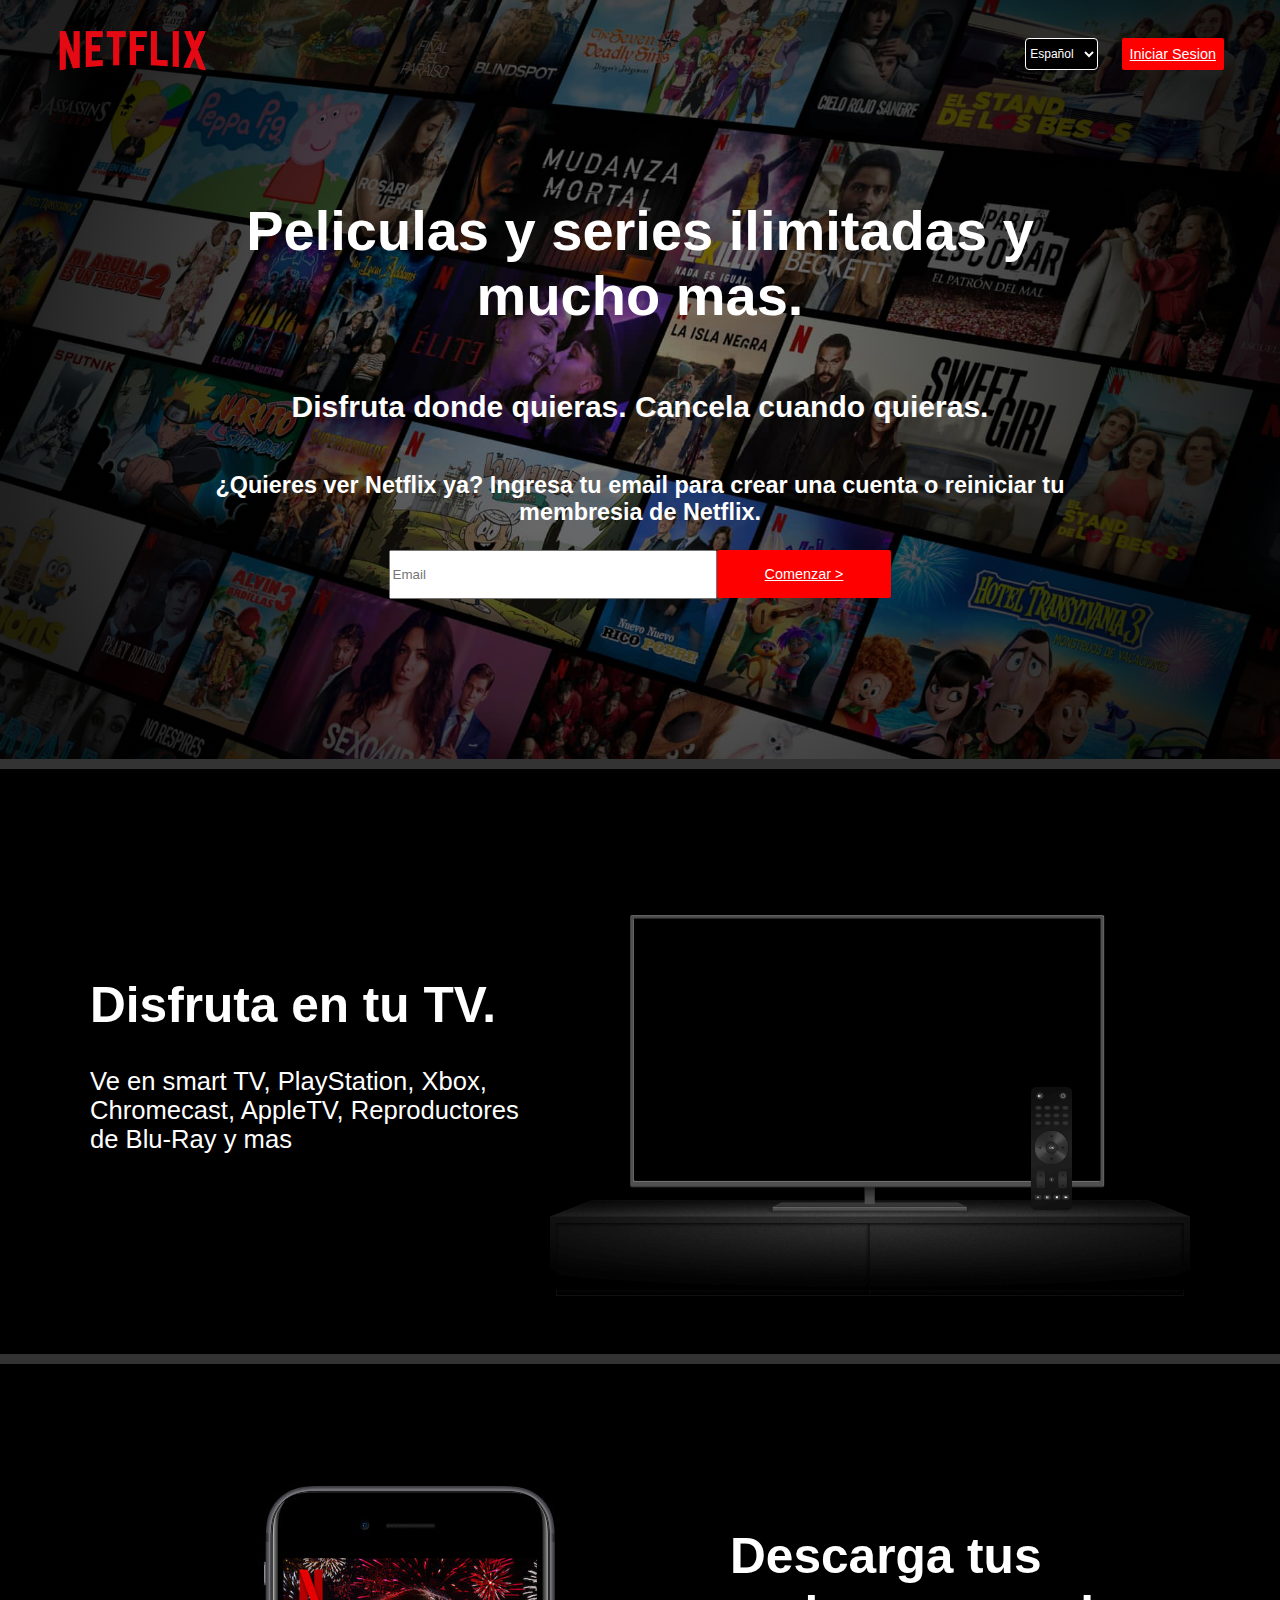
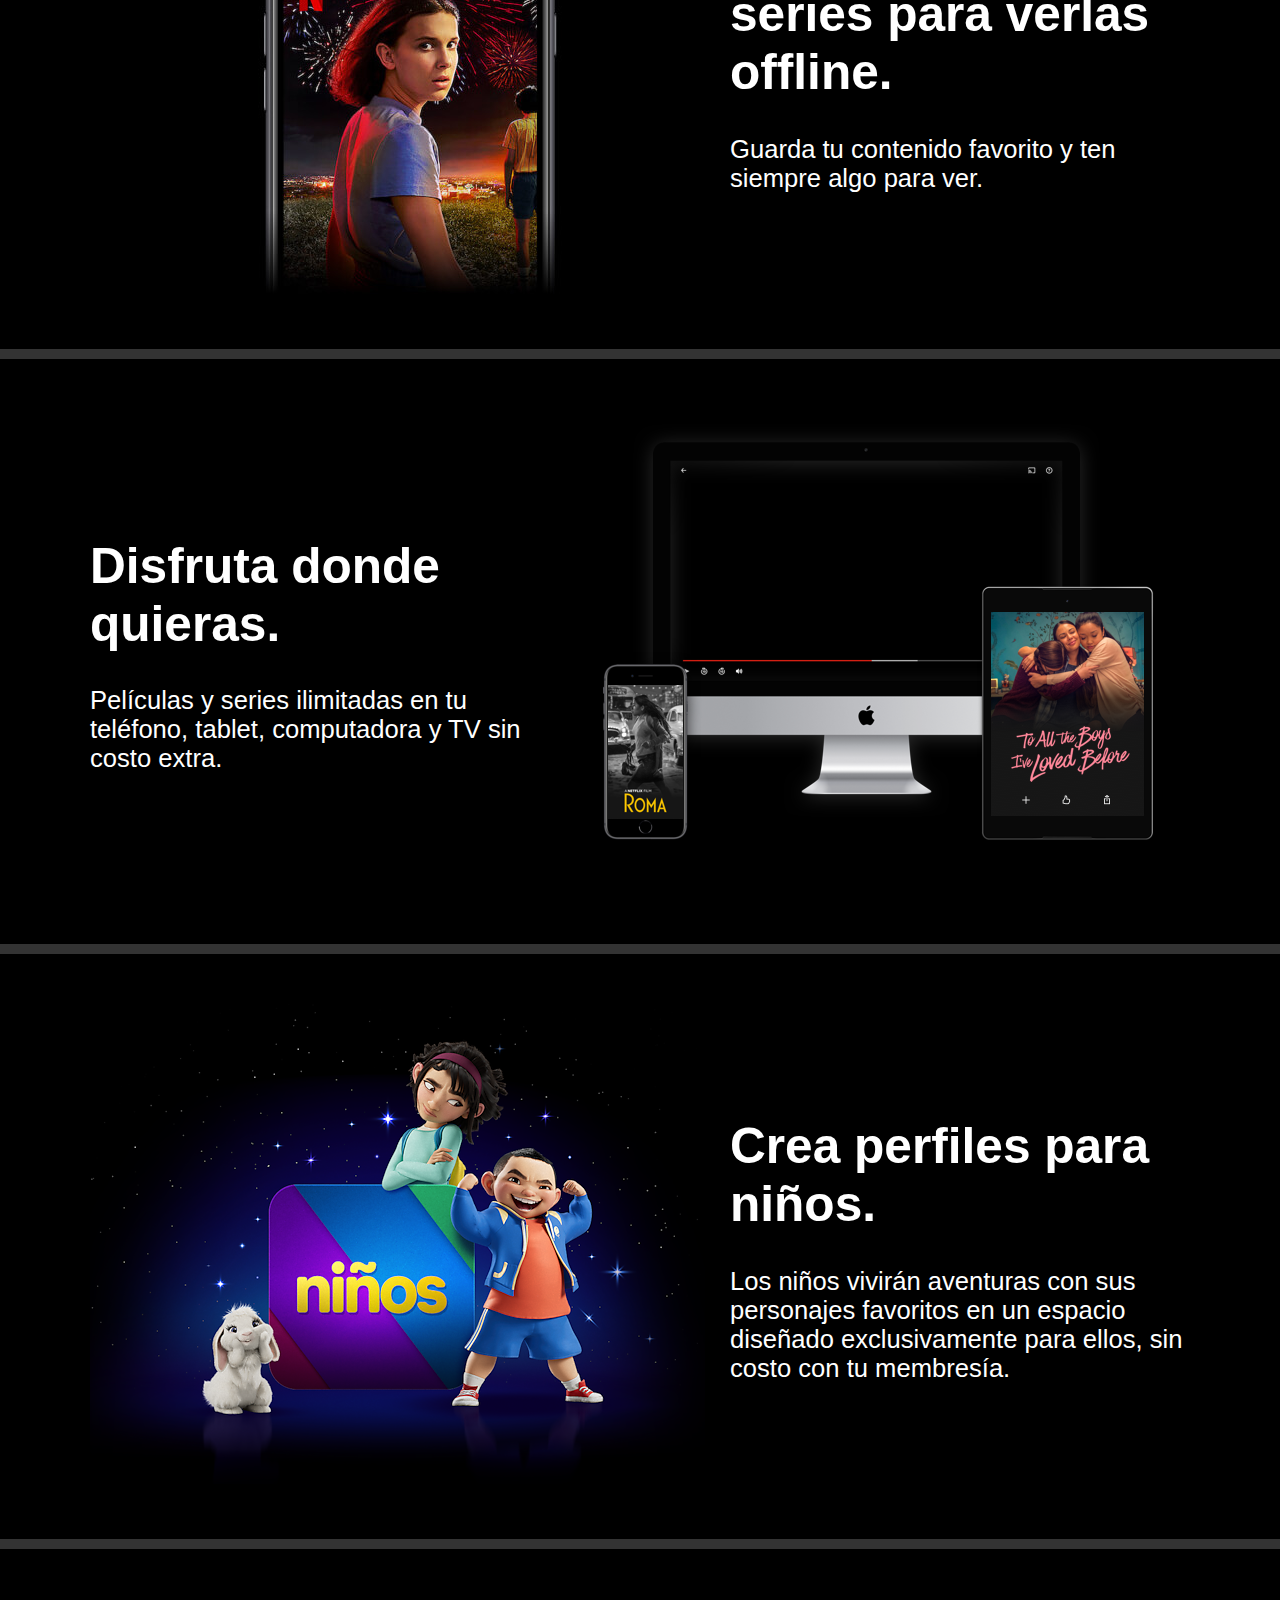
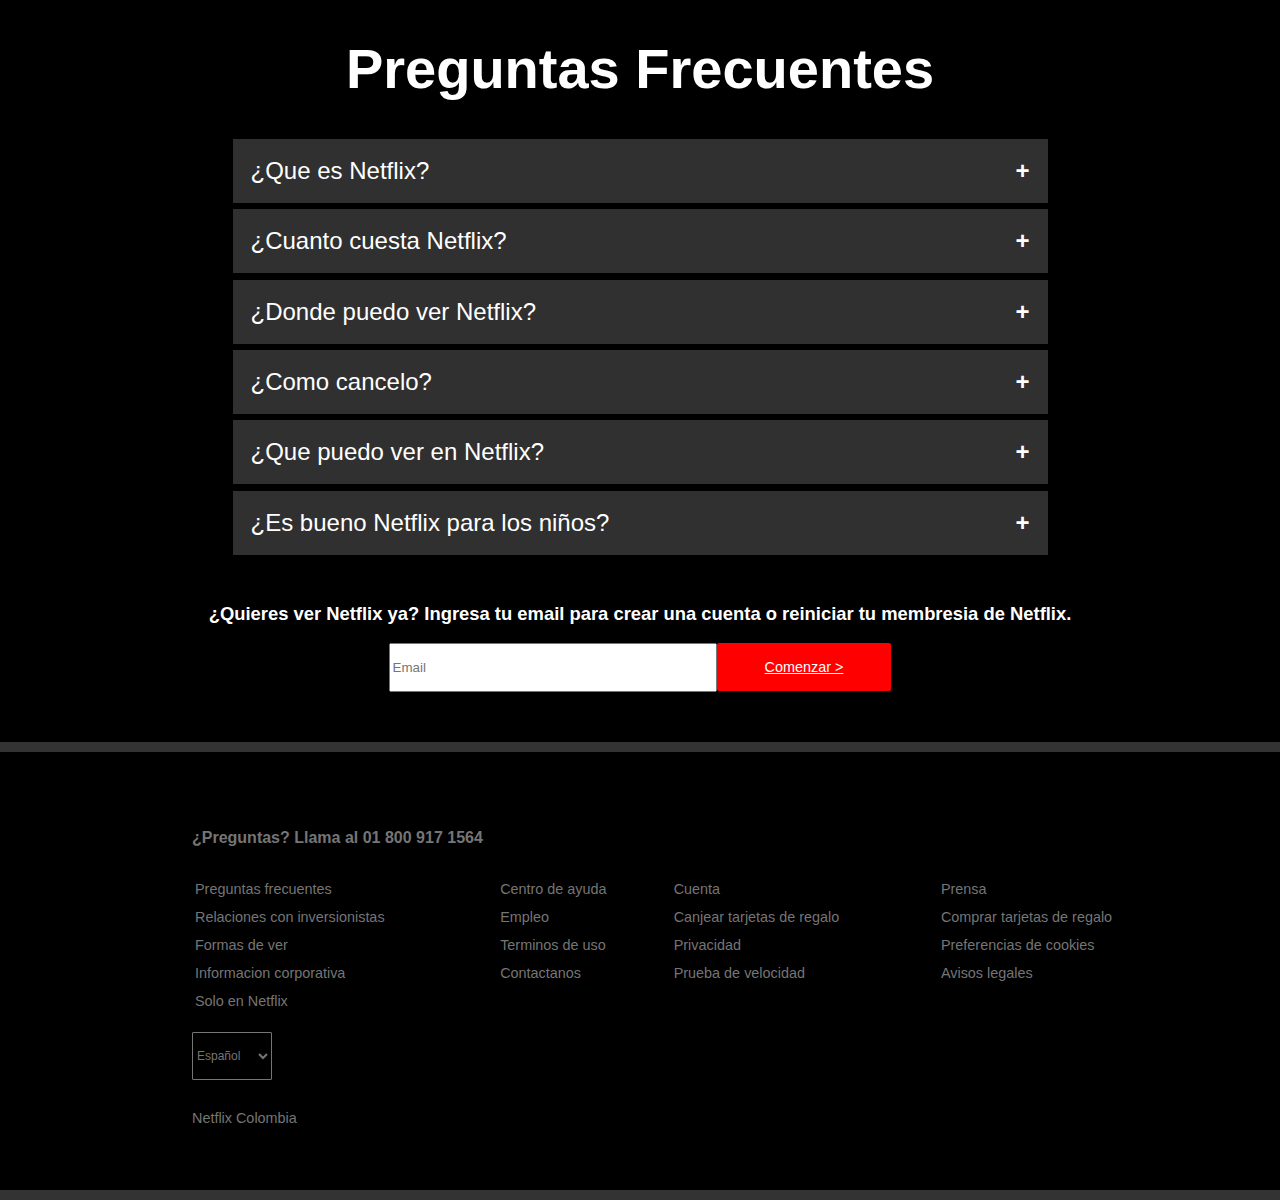
<file: Netflix Inicio/index.html>
<!DOCTYPE html>
<html lang="es">
<head>
    <meta charset="UTF-8">
    <meta http-equiv="X-UA-Compatible" content="ie=edge" />
    <meta name="viewport" content="width=device-width,  initial-scale=1.0"/>
    <link REL=StyleSheet HREF="estilos.css" TYPE="text/css" >
    <link rel="shortcut icon" href="ImagenesPaginaInicio/NetflixLogoRecortado.svg" />
    <title>Netflix Colombia: Ve series online, ve peliculas online</title>
    <link rel="icon" href="../Imagenes/Iconos/Icono_Pestania.ico">
</head>
<body>
    <div class="CartaP" id="uno">
        <div class="CabeceraMargen">
            <div id class="Cabecera">
                <div class="CabeceraImg">
                    <img src="ImagenesPaginaInicio/logo.png" alt="Netflix Logo"> 
                </div >
                    <select class="selIdiom">
                        <option>Español</option>
                        <option>Ingles</option>
                    </select>
                <a type="button" href="../Netflix Base/principal.html">Iniciar Sesion</a>
            </div>
        </div>
        <div class="info">
            <h1>Peliculas y series ilimitadas y mucho mas.</h1>
            <h2>Disfruta donde quieras. Cancela cuando quieras.</h2>
            <h3>
                ¿Quieres ver Netflix ya? Ingresa tu email para crear una 
                cuenta o reiniciar tu membresia de Netflix.
            </h3>
            <div class="input">
                <input type="text" placeholder="Email">
                <a type="button" class="Comenzar" href="../Netflix registro/registro.html">Comenzar ></a>
            </div>
        </div>
    </div>  
    <div class="Carta">
        <div class="desc" id="ninv">
            <div class="infoS">
                <H1>Disfruta en tu TV.</H1>
                <p>Ve en smart TV, PlayStation, Xbox, Chromecast, AppleTV, Reproductores de Blu-Ray y mas</p>
            </div>
            <div class="imgS">
                <img src="ImagenesPaginaInicio/tv.png">
            </div>
        </div>
    </div>
    <div class="Carta">
        <div class="desc" id="inv">
            <div class="imgS">
                <img src="ImagenesPaginaInicio/mobile.jpg">
            </div>
            <div class="infoS">
                <H1>Descarga tus series para verlas offline.</H1>
                <p>Guarda tu contenido favorito y ten siempre algo para ver.</p>
            </div>
        </div>
    </div>
    <div class="Carta">
        <div class="desc" id="ninv">
            <div class="infoS">
                <H1>Disfruta donde quieras.</H1>
                <p>Películas y series ilimitadas en tu teléfono, tablet, computadora y TV sin costo extra.</p>
            </div>
            <div class="imgS">
                <img src="ImagenesPaginaInicio/device.png">
            </div>
        </div>
    </div>
    <div class="Carta">
        <div class="desc" id="inv">
            <div class="imgS">
                <img src="ImagenesPaginaInicio/ninos.png">
            </div>
            <div class="infoS">
                <H1>Crea perfiles para niños.</H1>
                <p>Los niños vivirán aventuras con sus personajes favoritos en un espacio diseñado exclusivamente para ellos, sin costo con tu membresía.</p>
            </div>
        </div>
    </div>
    <div class="Carta">
        <div class="desc" id="Preguntas">
            <H1>Preguntas Frecuentes</H1>
            
            <button class="accordion">¿Que es Netflix?</button>
            <div class="panel">
              <p>Netflix es un servicio de streaming que ofrece una gran variedad de películas, series y documentales premiados en casi cualquier pantalla conectada a internet.
                <br><br>
                Todo lo que quieras ver, sin límites ni comerciales, a un costo muy accesible. Siempre hay algo nuevo por descubrir, ¡y todas las semanas se agregan más películas y series!</p>
            </div>
            
            <button class="accordion">¿Cuanto cuesta Netflix?</button>
            <div class="panel">
              <p>Disfruta Netflix en tu smartphone, tablet, smart TV, laptop o dispositivo de streaming, todo por una tarifa plana mensual. Planes desde $ 16.900 hasta $ 38.900 al mes. Sin costos adicionales ni contratos.</p>
            </div>
            
            <button class="accordion">¿Donde puedo ver Netflix?</button>
            <div class="panel">
              <p>Disfruta donde quieras, cuando quieras. Inicia sesión en tu cuenta de Netflix para ver contenido al instante a través de netflix.com desde tu computadora personal o en cualquier dispositivo con conexión a internet que cuente con la app de Netflix, como smart TV, smartphones, tablets, reproductores multimedia y consolas de juegos.
                <br><br>
                Además, puedes descargar tus series favoritas con iOS, Android o la app para Windows 10. Con la función de descarga, puedes ver donde vayas y sin conexión a internet. Lleva Netflix contigo adonde sea.</p>
            </div>
            
            <button class="accordion">¿Como cancelo?</button>
            <div class="panel">
              <p>Netflix es flexible. Sin contratos molestos ni compromisos. Cancela la membresía online con solo dos clics. No hay cargos por cancelación. Empieza y termina cuando quieras.</p>
            </div>
            
            <button class="accordion">¿Que puedo ver en Netflix?</button>
            <div class="panel">
              <p>Netflix tiene un amplio catálogo de películas, series, documentales, animes, originales premiados y más. Todo lo que quieras ver, cuando quieras.</p>
            </div>
            
            <button class="accordion">¿Es bueno Netflix para los niños?</button>
            <div class="panel">
              <p>La experiencia de Netflix para niños está incluida en la membresía para que los padres tengan el control mientras los peques disfrutan series y películas familiares en su propio espacio.
                <br><br>
                Los perfiles para niños incluyen controles parentales protegidos por PIN que te permiten restringir el contenido que pueden ver los niños en función de la clasificación por edad y bloquear determinados títulos que no quieras que los niños vean.</p>
            </div>
            <br>
            <h3>
                ¿Quieres ver Netflix ya? Ingresa tu email para crear una 
                cuenta o reiniciar tu membresia de Netflix.
            </h3>
            <div class="input">
                <input type="text" placeholder="Email">
                <a type="button" class="Comenzar" href="../Netflix registro/registro.html">Comenzar ></a>
            </div>
            <script>
            var acc = document.getElementsByClassName("accordion");
            var i;
            
            for (i = 0; i < acc.length; i++) {
              acc[i].addEventListener("click", function() {
                this.classList.toggle("active");
                var panel = this.nextElementSibling;
                if (panel.style.maxHeight) {
                  panel.style.maxHeight = null;
                } else {
                  panel.style.maxHeight = panel.scrollHeight + "px";
                } 
              });
            }
            </script>
        </div>
    </div>
    <div class="Carta" id="Footer" style="flex-direction: column;">
        <h5>
            ¿Preguntas? Llama al 01 800 917 1564
        </H5>
        <table>
            <tr>
                <td>Preguntas frecuentes</td>
                <td>Centro de ayuda</td>
                <td>Cuenta</td>
                <td>Prensa</td>
            </tr>
            <tr>
                <td>Relaciones con inversionistas</td>
                <td>Empleo</td>
                <td>Canjear tarjetas de regalo</td>
                <td>Comprar tarjetas de regalo</td>
            </tr>
            <tr>
                <td>Formas de ver</td>
                <td>Terminos de uso</td>
                <td>Privacidad</td>
                <td>Preferencias de cookies</td>
            </tr>
            <tr>
                <td>Informacion corporativa</td>
                <td>Contactanos</td>
                <td>Prueba de velocidad</td>
                <td>Avisos legales</td>
            </tr>
            <tr>
                <td colspan="4">Solo en Netflix</td>
            </tr>
        </table>
        <br>
        <select class="selIdiomMed">
            <option>Español</option>
            <option>Ingles</option>
        </select>
        <br>
        <p>Netflix Colombia</p>
    </div>
</body>
</html>
</file>
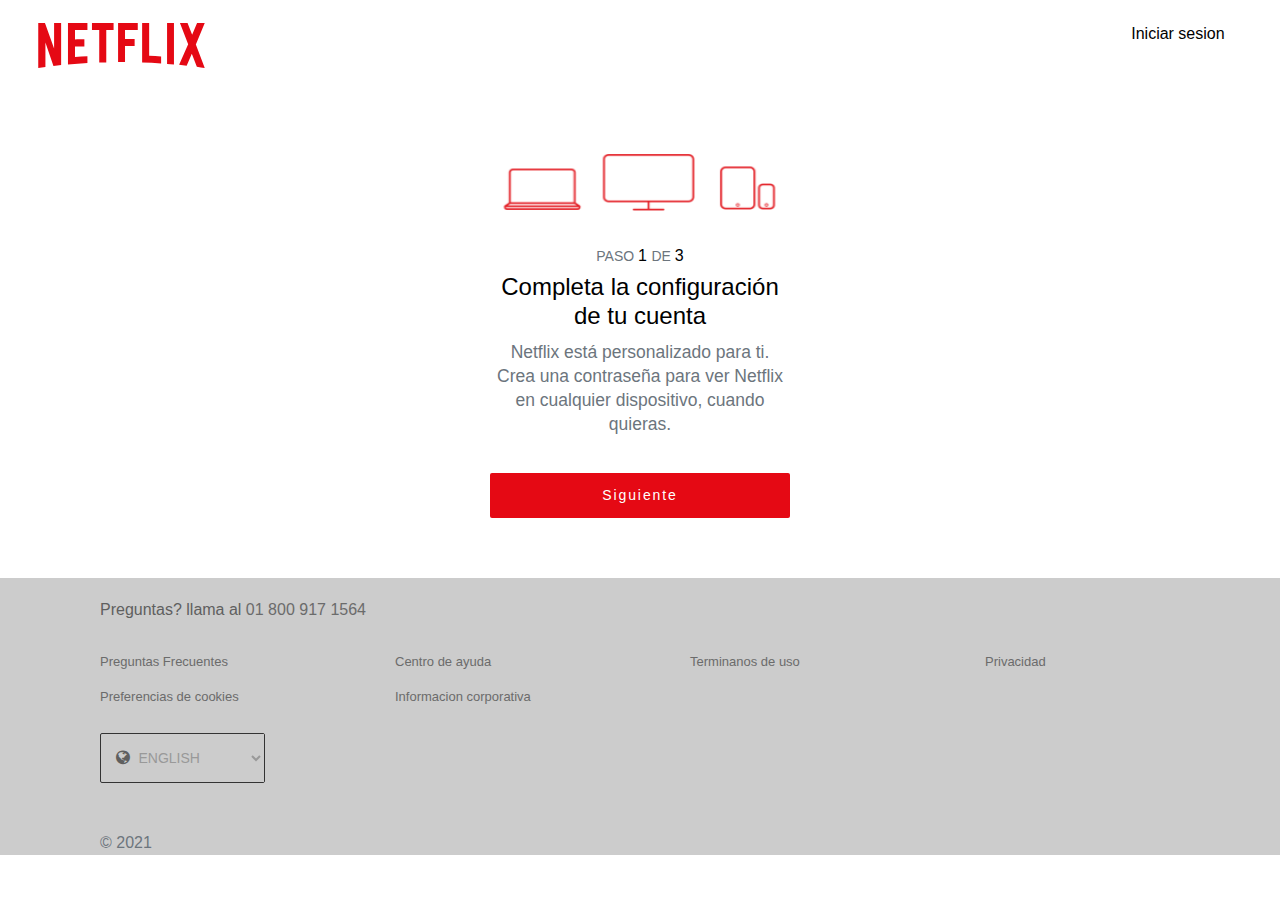
<file: Netflix registro/registro.html>
<!DOCTYPE html>
<html>
  <head>
    <meta charset="utf-8">
    <title>Netflix</title>

    <link href="css/bootstrap.css" rel="stylesheet">
    <link href="https://cdnjs.cloudflare.com/ajax/libs/font-awesome/4.7.0/css/font-awesome.min.css" rel="stylesheet">
    <style>
      .bd-placeholder-img {
        font-size: 1.125rem;
        text-anchor: middle;
        -webkit-user-select: none;
        -moz-user-select: none;
        user-select: none;
      }

      @media (min-width: 768px) {
        .bd-placeholder-img-lg {
          font-size: 3.5rem;
        }
      }
    </style>

    <link rel="icon" href="../Imagenes/Iconos/Icono_Pestania.ico">
    <link href="css/signin.css" rel="stylesheet">
  </head>

  <body>
    <header>
      <nav>
        <a href="" class="logo">
          <img src="img/logo.svg">
        </a>
        <a class="signin" href="#">
          Iniciar sesion
        </a>
      </nav>

    </header>
    <div class="text-center">
    <main class="form-signin">
      <form>
        <img class="mb-4" src="img/banner1.png" alt="" width="290" height="90">
        <h6>
          <small class="text-muted">PASO </small>1 <small class="text-muted">DE </small>3
        </h6>
        <strong><h4>Completa la configuración de tu cuenta</h4></strong>
        <h5>
          <small class="text-muted">Netflix está personalizado para ti. Crea una contraseña para ver Netflix en cualquier dispositivo, cuando quieras.</small>
        </h5>
        <a style="margin-top: 10%;" href="registro2.html" class="w-100 btn btn-lg btn-primary">Siguiente</a>
        
      </form>
    </main>
    </div>
    <footer style="margin-top: 1cm;" class="center size-100">
      <p>
        Preguntas? llama al <a href="tel:01 800 917 1564">01 800 917 1564</a>
      </p>

      <ul class="columns flex-wrap">
        <li class="column is-25">
          <a href="https://help.netflix.com/support/412"><span>Preguntas Frecuentes</span></a>
        </li>
        <li class="column is-25">
          <a href="https://help.netflix.com/"><span>Centro de ayuda</span></a>
        </li>
        <li class="column is-25">
          <a href="https://help.netflix.com/legal/termsofuse"><span>Terminanos de uso</span></a>
        </li>
        <li class="column is-25">
          <a href="https://help.netflix.com/legal/privacy"><span>Privacidad</span></a>
        </li>
        <li class="column is-25">
          <a href="https://www.netflix.com/signup/regform#"><span>Preferencias de cookies</span></a>
        </li>
        <li class="column is-25">
          <a href="https://help.netflix.com/legal/corpinfo"><span>Informacion corporativa</span></a>
        </li>
        <li class="column is-25">
        </li>
        <li class="column is-25">
        </li>
      </ul>

      <div id="lang-selection">
        <i class="fa fa-globe" aria-hidden="true"></i>
        <select tabindex="0">
          <option value="es">Español</option>
          <option selected value="en">English</option>
        </select>
      </div>
      <p class="mt-5 mb-3 text-muted">&copy; 2021</p>
    </footer>

  </body>
</html>
</file>
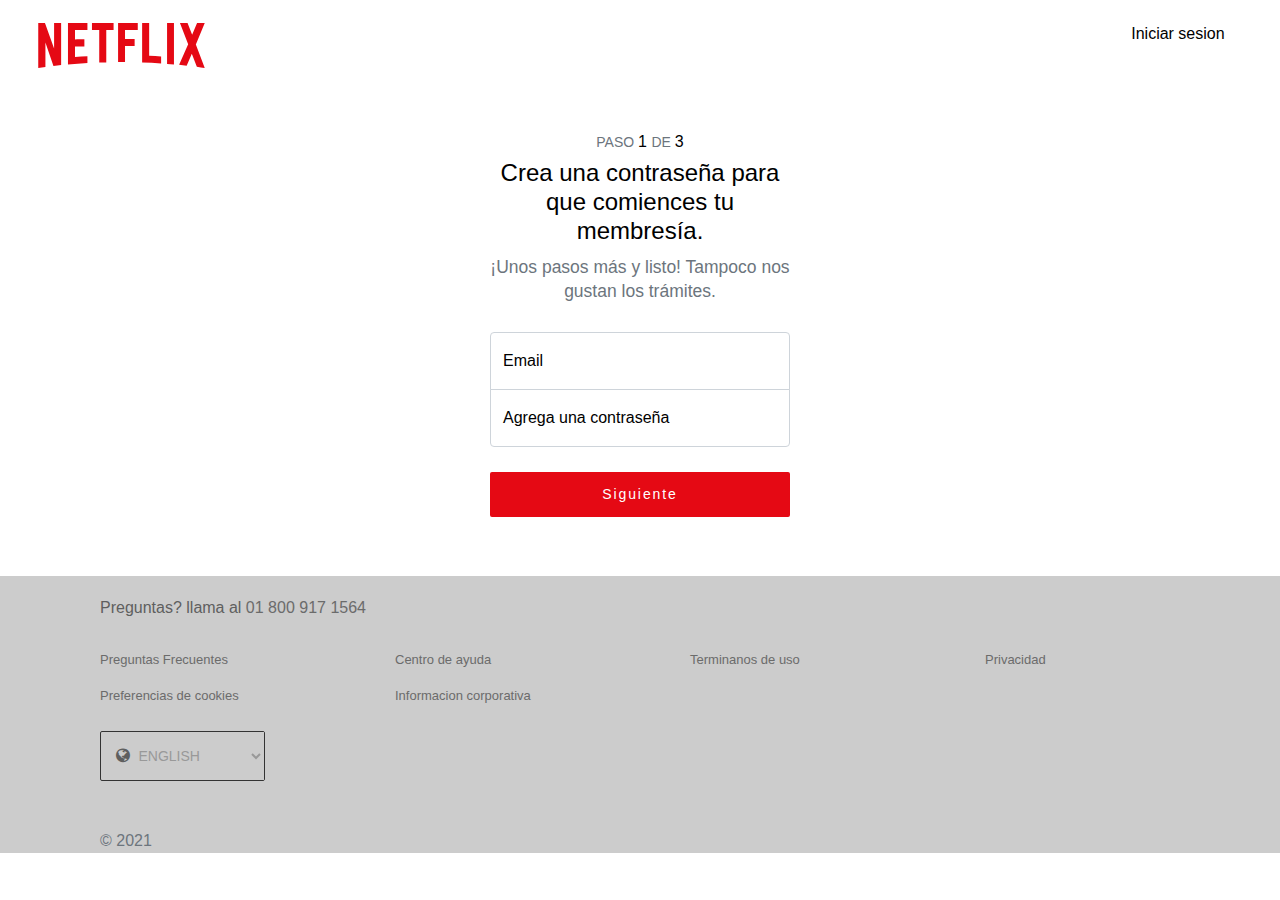
<file: Netflix registro/registro2.html>
<!DOCTYPE html>
<html>
  <head>
    <meta charset="utf-8">
    <title>Netflix</title>

    <link href="css/bootstrap.css" rel="stylesheet">
    <link href="https://cdnjs.cloudflare.com/ajax/libs/font-awesome/4.7.0/css/font-awesome.min.css" rel="stylesheet">
    <style>
      .bd-placeholder-img {
        font-size: 1.125rem;
        text-anchor: middle;
        -webkit-user-select: none;
        -moz-user-select: none;
        user-select: none;
      }

      @media (min-width: 768px) {
        .bd-placeholder-img-lg {
          font-size: 3.5rem;
        }
      }
    </style>

    <link rel="icon" href="../Imagenes/Iconos/Icono_Pestania.ico">
    <link href="css/signin.css" rel="stylesheet">
  </head>

  <body>
    <header>
      <nav>
        <a href="" class="logo">
          <img src="img/logo.svg">
        </a>
        <a class="signin" href="#">
          Iniciar sesion
        </a>
      </nav>

    </header>
    <div class="text-center">
    <main class="form-signin">
      <form>
        <h6>
          <small class="text-muted">PASO </small>1 <small class="text-muted">DE </small>3
        </h6>
        <strong><h4>Crea una contraseña para que comiences tu membresía.</h4></strong>
        <h5>
          <small class="text-muted">¡Unos pasos más y listo!
            Tampoco nos gustan los trámites. </small>
        </h5>
        <div style="margin-top: 10%;" class="form-floating">
          <input type="email" class="form-control" id="floatingInput" placeholder="name@example.com">
          <label for="floatingInput">Email</label>
        </div>
        <div class="form-floating">
          <input type="password" class="form-control" id="floatingPassword" placeholder="Password">
          <label for="floatingPassword">Agrega una contraseña</label>
        </div>
    
        <a style="margin-top: 5%;" href="registro3.html" class="w-100 btn btn-lg btn-primary" type="submit">Siguiente</a>
        
      </form>
    </main>
    </div>
    <footer style="margin-top: 1cm;" class="center size-100">
      <p>
        Preguntas? llama al <a href="tel:01 800 917 1564">01 800 917 1564</a>
      </p>

      <ul class="columns flex-wrap">
        <li class="column is-25">
          <a href="https://help.netflix.com/support/412"><span>Preguntas Frecuentes</span></a>
        </li>
        <li class="column is-25">
          <a href="https://help.netflix.com/"><span>Centro de ayuda</span></a>
        </li>
        <li class="column is-25">
          <a href="https://help.netflix.com/legal/termsofuse"><span>Terminanos de uso</span></a>
        </li>
        <li class="column is-25">
          <a href="https://help.netflix.com/legal/privacy"><span>Privacidad</span></a>
        </li>
        <li class="column is-25">
          <a href="https://www.netflix.com/signup/regform#"><span>Preferencias de cookies</span></a>
        </li>
        <li class="column is-25">
          <a href="https://help.netflix.com/legal/corpinfo"><span>Informacion corporativa</span></a>
        </li>
        <li class="column is-25">
        </li>
        <li class="column is-25">
        </li>
      </ul>

      <div id="lang-selection">
        <i class="fa fa-globe" aria-hidden="true"></i>
        <select tabindex="0">
          <option value="es">Español</option>
          <option selected value="en">English</option>
        </select>
      </div>
      <p class="mt-5 mb-3 text-muted">&copy; 2021</p>
    </footer>

  </body>
</html>
</file>
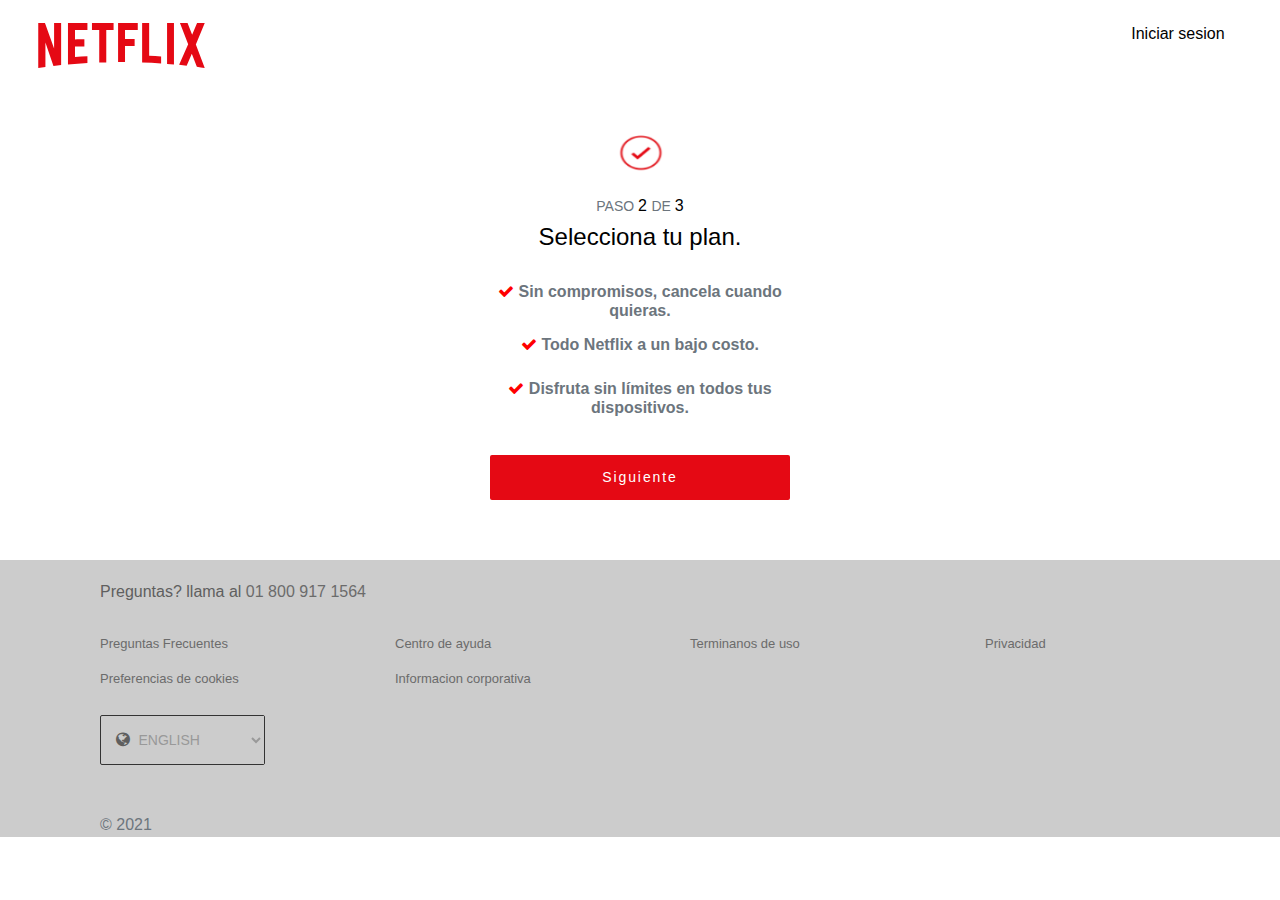
<file: Netflix registro/registro3.html>
<!DOCTYPE html>
<html>
  <head>
    <meta charset="utf-8">
    <title>Netflix</title>

    <link href="css/bootstrap.css" rel="stylesheet">
    <link href="https://cdnjs.cloudflare.com/ajax/libs/font-awesome/4.7.0/css/font-awesome.min.css" rel="stylesheet">
    <style>
      .bd-placeholder-img {
        font-size: 1.125rem;
        text-anchor: middle;
        -webkit-user-select: none;
        -moz-user-select: none;
        user-select: none;
      }

      @media (min-width: 768px) {
        .bd-placeholder-img-lg {
          font-size: 3.5rem;
        }
      }
    </style>

    <link rel="icon" href="../Imagenes/Iconos/Icono_Pestania.ico">
    <link href="css/signin.css" rel="stylesheet">
  </head>

  <body>
    <header>
      <nav>
        <a href="" class="logo">
          <img src="img/logo.svg">
        </a>
        <a class="signin" href="#">
          Iniciar sesion
        </a>
      </nav>

    </header>
    <div class="text-center">
    <main class="form-signin">
      <form>
        <img class="mb-4" src="img/banner2.png" alt="" width="50" height="40">
        <h6>
          <small class="text-muted">PASO </small>2 <small class="text-muted">DE </small>3
        </h6>
        <strong><h4>Selecciona tu plan.</h4></strong>
        <h6 style="margin-top: 10%;">
            <i style="color: red;" class="fa fa-check"></i><strong class="text-muted">  Sin compromisos, cancela cuando quieras.</strong>
          </h6>
          <h6 style="margin-top: 5%;">
            <i style="color: red;" class="fa fa-check"></i><strong class="text-muted">  Todo Netflix a un bajo costo.</strong>
          </h6>
          <h6 style="margin-top: 8%;"> 
            <i style="color: red;" class="fa fa-check"></i><strong class="text-muted">  Disfruta sin límites en todos tus dispositivos.</strong>
          </h6>

        <a style="margin-top: 10%;" href="registro4.html" class="w-100 btn btn-lg btn-primary">Siguiente</a>
        
        
      </form>
    </main>
    </div>
    <footer style="margin-top: 1cm;" class="center size-100">
      <p>
        Preguntas? llama al <a href="tel:01 800 917 1564">01 800 917 1564</a>
      </p>

      <ul class="columns flex-wrap">
        <li class="column is-25">
          <a href="https://help.netflix.com/support/412"><span>Preguntas Frecuentes</span></a>
        </li>
        <li class="column is-25">
          <a href="https://help.netflix.com/"><span>Centro de ayuda</span></a>
        </li>
        <li class="column is-25">
          <a href="https://help.netflix.com/legal/termsofuse"><span>Terminanos de uso</span></a>
        </li>
        <li class="column is-25">
          <a href="https://help.netflix.com/legal/privacy"><span>Privacidad</span></a>
        </li>
        <li class="column is-25">
          <a href="https://www.netflix.com/signup/regform#"><span>Preferencias de cookies</span></a>
        </li>
        <li class="column is-25">
          <a href="https://help.netflix.com/legal/corpinfo"><span>Informacion corporativa</span></a>
        </li>
        <li class="column is-25">
        </li>
        <li class="column is-25">
        </li>
      </ul>

      <div id="lang-selection">
        <i class="fa fa-globe" aria-hidden="true"></i>
        <select tabindex="0">
          <option value="es">Español</option>
          <option selected value="en">English</option>
        </select>
      </div>
      <p class="mt-5 mb-3 text-muted">&copy; 2021</p>
    </footer>

  </body>
</html>
</file>
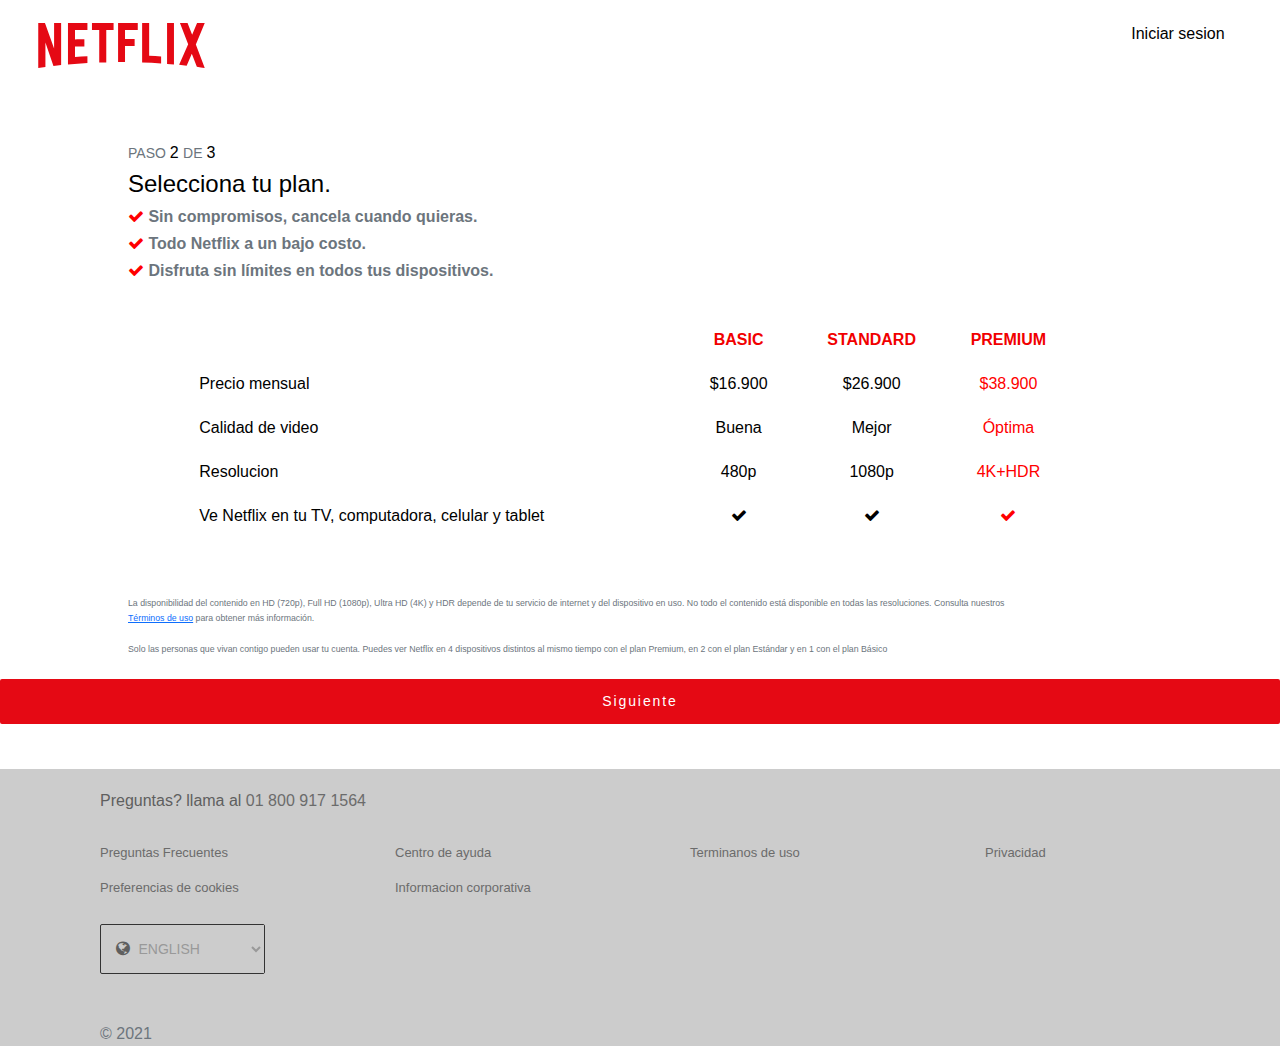
<file: Netflix registro/registro4.html>
<!DOCTYPE html>
<html>
  <head>
    <meta charset="utf-8">
    <title>Netflix</title>

    <link href="css/bootstrap.css" rel="stylesheet">
    <link href="https://cdnjs.cloudflare.com/ajax/libs/font-awesome/4.7.0/css/font-awesome.min.css" rel="stylesheet">
    <style>
      .bd-placeholder-img {
        font-size: 1.125rem;
        text-anchor: middle;
        -webkit-user-select: none;
        -moz-user-select: none;
        user-select: none;
      }

      @media (min-width: 768px) {
        .bd-placeholder-img-lg {
          font-size: 3.5rem;
        }
      }
    </style>

    <link rel="icon" href="../Imagenes/Iconos/Icono_Pestania.ico">
    <link href="css/signin.css" rel="stylesheet">
  </head>

  <body>
    <header>
      <nav>
        <a href="" class="logo">
          <img src="img/logo.svg">
        </a>
        <a class="signin" href="../Netflix Base/principal.html">
          Iniciar sesion
        </a>
      </nav>
    </header>
    <form style="margin-left: 10%; margin-top: 2%;">
      <h6>
        <small class="text-muted">PASO </small>2 <small class="text-muted">DE </small>3
      </h6>
      <strong><h4>Selecciona tu plan.</h4></strong>
      <h6 style="margin-top: 0%;">
          <i style="color: red;" class="fa fa-check"></i><strong class="text-muted">  Sin compromisos, cancela cuando quieras.</strong>
        </h6>
        <h6 style="margin-top: 0%;">
          <i style="color: red;" class="fa fa-check"></i><strong class="text-muted">  Todo Netflix a un bajo costo.</strong>
        </h6>
        <h6 style="margin-top: 0%;"> 
          <i style="color: red;" class="fa fa-check"></i><strong class="text-muted">  Disfruta sin límites en todos tus dispositivos.</strong>
        </h6>      
    </form>
      <div style="margin-top: 1cm;" id="features">
        
        <section class="center size-70" id="pickprice" data-id="pickprice">
          
          <table>
            <thead>
              <tr>
                <th></th>
                <th>Basic</th>
                <th>Standard</th>
                <th>Premium</th>
              </tr>
            </thead>
            <tbody>
              <tr>
                <td>Precio mensual</td>
                <td>$16.900</td>
                <td>$26.900</td>
                <td style="color: red;">$38.900</td>
              </tr>
              <tr>
                <td>Calidad de video</td>
                <td>Buena</td>
                <td>Mejor</td>
                <td style="color: red;">Óptima</td>
              </tr>
              <tr>
                <td>Resolucion</td>
                <td>480p</td>
                <td>1080p</td>
                <td style="color: red;">4K+HDR</td>
              </tr>
              <tr>
                <td>Ve Netflix en tu TV, computadora, celular y tablet</td>
                <td><i class="fa fa-check"></i></td>
                <td><i class="fa fa-check"></i></td>
                <td><i style="color: red;" class="fa fa-check"></i></td>
              </tr>
            </tbody>
          </table>
        </section>
        
      
      </div>
    
    <p style="margin-top: 1.5cm; margin-left: 10%; margin-right: 20%; font-size: 10px;"><small class="text-muted">La disponibilidad del contenido en HD (720p), Full HD (1080p), Ultra HD (4K) y HDR depende de tu servicio de internet y del dispositivo en uso. No todo el contenido está disponible en todas las resoluciones. Consulta nuestros <a href="https://help.netflix.com/legal/termsofuse">Términos de uso</a> para obtener más información.</small></p>
    <p style="margin-left: 10%; margin-right: 20%; font-size: 10px;"><small class="text-muted">Solo las personas que vivan contigo pueden usar tu cuenta. Puedes ver Netflix en 4 dispositivos distintos al mismo tiempo con el plan Premium, en 2 con el plan Estándar y en 1 con el plan Básico</small></p>
  
        <a style="width: 20cm; text-align: center; align-items: center; justify-content: center;" href="../Netflix Base/principal.html" width="50" class="w-100 btn btn-lg btn-primary">Siguiente</a>
    
    
    <footer style="margin-top: 1cm;" class="center size-100">
      <p>
        Preguntas? llama al <a href="tel:01 800 917 1564">01 800 917 1564</a>
      </p>

      <ul class="columns flex-wrap">
        <li class="column is-25">
          <a href="https://help.netflix.com/support/412"><span>Preguntas Frecuentes</span></a>
        </li>
        <li class="column is-25">
          <a href="https://help.netflix.com/"><span>Centro de ayuda</span></a>
        </li>
        <li class="column is-25">
          <a href="https://help.netflix.com/legal/termsofuse"><span>Terminanos de uso</span></a>
        </li>
        <li class="column is-25">
          <a href="https://help.netflix.com/legal/privacy"><span>Privacidad</span></a>
        </li>
        <li class="column is-25">
          <a href="https://www.netflix.com/signup/regform#"><span>Preferencias de cookies</span></a>
        </li>
        <li class="column is-25">
          <a href="https://help.netflix.com/legal/corpinfo"><span>Informacion corporativa</span></a>
        </li>
        <li class="column is-25">
        </li>
        <li class="column is-25">
        </li>
      </ul>
      
      <div id="lang-selection">
        <i class="fa fa-globe" aria-hidden="true"></i>
        <select tabindex="0">
          <option value="es">Español</option>
          <option selected value="en">English</option>
        </select>
      </div>
      <p class="mt-5 mb-3 text-muted">&copy; 2021</p>
    </footer>
  </body>
</html>
</file>
<file: Netflix Inicio/estilos.css>
body{
    background-color: #333;
    margin: 0px 0px ;
    font-family: 'Helvetica Neue',Helvetica,Arial,sans-serif;
}
div.Carta{
    margin-top: 10px;
    margin-left: 0px;
    margin-bottom: 10px;
    margin-right: 0px;
    background-color: black;
    color: white;
    display: flex;
    padding: 50px 5%;
    font-size: 1.25rem;
    text-align: left;
}
body > div#uno{
    /*Se uso un generador de degradados */ 
    background-image: radial-gradient(circle, rgba(0,0,0,0.3211659663865546) 2%, rgba(0,0,0,0.8309698879551821) 86%), url(ImagenesPaginaInicio/fondo-carta1.jpg);
    background-size: cover;
    padding-bottom: 5rem;
}

div.CabeceraMargen{
    padding-top: 20px;
}
div.Cabecera{
    margin:0 3.5rem ;
    display: flex;
    align-items:center;
    padding-top: .5rem;
    height: auto;
}
div.CabeceraImg{
    flex: 1 auto;
}
div.Cabecera > div.CabeceraImg >img  {
    width: auto;
    height: 3rem;
    padding-top: 0;
}

div.Cabecera > div.IdiomaSel > img
{    
    height: 1rem;
}
div.Cabecera > select{
    background: black;
    height: 2rem;
    font-size: 0.75rem;
    color: white;
    border: 1px solid white;
    border-radius: 4px;
    padding-right: 0.4rem;
    margin-right: 1.5rem;
}
div.imgS > img{
    width: fit-content;
    overflow:hidden;
}
a{
    font-size: 0.9rem;
    padding: 0.5rem 0.5rem;
    background-color: red;
    border-radius: 2px;
    color: white;
}
div.info{
    display: flex;
    flex-direction: column;
    padding: 5rem 3.5rem;
    position: relative;
    font-size: 1.25rem;
    max-width: 950px;
    margin: 0 auto;
    text-align: center;
    color: white;
}
h1{
    font-size: 3.5rem;
}

div.desc>h1{
    font-size: 3.5rem;
}
div.infoS>h1{
    font-size: 3.1rem;
}
div.infoS>p{
    font-size: 1.6rem;
}
div.input{
    display: table;
}


input{
    height: 2.7rem;
    width: 20rem;
    color: gray;
}
a.Comenzar {
    font-size: 0.9rem;
    padding: 1rem 3rem;
    background-color: red;
    line-height: normal;
    font-weight: 400;
}

div.desc{
    display: flex;
    align-items: center;
    max-width: 1100px;
    margin: 0 auto;
}
div#Preguntas.desc{
    display: flex !important;
    flex-direction: column;
}
.accordion {
    background-color: #303030;
    margin: 0 auto;
    color: #FFFF;
    cursor: pointer;
    padding: 18px;
    max-width: 815px;
    width: 100%;
    border: none;
    text-align: left;
    outline: none;
    font-size: 1.5rem;
    transition: 0.4s;
  }
    
  .accordion:after {
    content: "+";
    color: #FFFF;
    font-weight: bold;
    float: right;
    margin-left: 5px;
  }
  
  .active:after {
    content: "x";
  }
  
  .panel {
    margin-top: 0.1rem;
    margin-bottom: 0.3rem;
    background-color: #303030;
    color: #FFFF;
    max-width: 815px;
    max-height: 0;
    overflow: hidden;
    transition: max-height 0.2s ease-out;
  }
  .panel > p{
      padding-left: 1rem;
      padding-right: 1rem;
  }
  div#Preguntas.desc > h1{
    text-align: center;
}
div#Preguntas.desc > h3{
    font-size: 1.15rem;
    text-align: center;
}
div#Footer.Carta > h5{
    font-size: 1rem;
}
div#Footer.Carta{
    padding-left: 12rem;
    color: #757575;
    font-size: 0.9rem;
}
td{
    padding-top: 5px;
    padding-bottom: 5px;
}
select.selIdiomMed{
    background: black;
    height: 3rem;
    width: 5rem;
    font-size: 0.75rem;
    color: #757575;
    border: 1px solid #757575;
    border-radius: 1px;
    padding-right: 0.4rem;
    margin-right: 1.5rem;
}
@media (max-width: 950px) {
    H1{
        text-align: center;
    }
    div.infoS>p{
        text-align: center;
    }
    div.input{
        display:flex;
        align-items: center;
        flex-direction: column;
    }
    
    div#ninv{
        flex-direction: column;
    }
    div#inv{
        flex-direction: column-reverse;
    }
}
</file>
<file: Netflix registro/css/signin.css>
html,
body {
  height: 100%;
}

body {
  font-family: 'Helvetica Neue',Helvetica,Arial,sans-serif;
  color: rgb(0, 0, 0);
  background-color: rgb(255, 255, 255);
  font-size: 16px;
  margin: 0;
}

.form-signin {
  width: 100%;
  max-width: 330px;
  padding: 15px;
  margin: auto;
}

.form-signin .checkbox {
  font-weight: 400;
}

.form-signin .form-floating:focus-within {
  z-index: 2;
}

.form-signin input[type="email"] {
  margin-bottom: -1px;
  border-bottom-right-radius: 0;
  border-bottom-left-radius: 0;
}

.form-signin input[type="password"] {
  margin-bottom: 10px;
  border-top-left-radius: 0;
  border-top-right-radius: 0;
}



* {
  box-sizing: border-box;
}

header {
  background: white;
  height: 13vh;
}

header nav {
  height: 90px;
}

nav a {
  display: inline-block;
  line-height: 90px;
}

nav .logo {
  margin-left: 3%;
}

nav img {
  width: 167px;
  height: 45px;
  vertical-align: middle;
}

nav .signin {
  color: rgb(0, 0, 0);
  float: right;
/*  background-color: #e50914; */
  line-height: normal;
  margin-top: 18px;
  margin-right: 3%;
  padding: 7px 17px;
  font-weight: 400;
  border-radius: 3px;
  font-size: 16px;
  text-decoration: none;
}


.pitch {
  margin: 0 3%;
  position: absolute;
  top: 35%;
  font-size: 1.8vw;
}

.pitch__title {
  font-size: 3em;
  margin: 0 0 0.2em;
  font-weight: 700;
}

.pitch__subtitle {
  margin: 0 0 .5em;
}

.btn {
  font-size: 14px;
  letter-spacing: 1.9px;
  font-weight: 400;
  margin: .5em .5em .5em 0;
  padding: 12px 2em;
  color: #fff;
  background-color: #e50914;
  cursor: pointer;
  text-decoration: none;
  vertical-align: middle;
  font-family: Arial,sans-serif;
  border-radius: 2px;
  user-select: none;
  text-align: center;
  border: 0;
}

.btn-large {
  padding: 18px 20px;
}

nav .signin:hover, .btn:hover {
  background: #f40612;
}

#features > nav {
  padding-top: 35px;
  background-color: #141414;
  border-bottom: 2px solid #3d3d3d;
}

#features > nav a {
  text-decoration: none;
  text-align: center;
  vertical-align: top;
  font-weight: bold;
  color: #777;
  height: 125px;
  line-height: 20px;
}

#features > nav a:hover {
  color: white;
}

#features > nav a.is-selected {
  border-bottom: 5px solid #e50914;
  color: white;
}

#features > nav a img {
  height: 49px;
}

#features > nav a h2 {
  margin: 10px 0 0;
  font-size: 1em;
}

#features > article {
  margin-bottom: 120px;
}

#features > article > section {
  display: none;
  padding: 40px 0;
}

#features > article > section.is-selected {
  display: block;
}

#features > article h2 {
  font-size: 32px;
  font-weight: 400;
  margin: 60px 0 20px;
}

#features img {
  max-width: 100%;
}

#features #watchanywhere h2 {
  font-size: 22px;
  padding-right: 1em;
  margin: 0 0 20px;
}

#features #watchanywhere > div:first-child {
  margin-bottom: 60px;
}

#features #watchanywhere p {
  color: rgb(0, 0, 0);
}

#features #pickprice h2 {
  font-size: 22px;
  display: inline;
  margin: 0 40px 0 0;
}

table {
  width: 100%;
  margin-top: 20px;
}

table, thead, tbody {
  border-collapse: collapse;
  margin-left: 20%;
}

thead {
  color: rgb(241, 0, 0);
  font-size: 16px;
  text-align: center;
  text-transform: uppercase;
}

thead th {
  padding: 10px;
}

tbody {
  color: rgb(0, 0, 0);
}

tbody td {
  text-align: center;
  padding: 10px 20px;
}

tbody tr:nth-child(2n) {
  background-color: rgb(255, 255, 255);
}

tbody td:first-child {
  text-align: left;
}

footer {
  padding-top: 20px;
  padding-left: 100px;
  color: rgb(95, 95, 95);
  background-color: rgb(204, 204, 204);
  max-width: 1500px;
}

footer a {
  color: rgb(107, 107, 107);
  text-decoration: none;
}

footer a:hover {
  text-decoration: underline;
}

footer > p {
  margin: 0 0 30px;
}

footer > ul {
  margin: 0;
  padding: 0;
}

footer > ul > li {
  list-style: none;
  margin: 0 0 16px;
  padding-right: 12px;
  min-width: 100px;
  font-size: 13px;
}

#lang-selection {
  margin-top: 10px;
  border: 1px solid #333;
  border-radius: 2px;
  display: inline-block;
  padding-left: 15px;
}

#lang-selection select {
  background-color: rgb(204, 204, 204);;
  border: none;
  color: #999;
  font-size: 14px;
  width: 130px;
  height: 48px;
  text-transform: uppercase;
  font-weight: 300;
}

#company {
  font-size: 13px;
  margin: 24px 0 50px;
}

.columns {
  display: flex;
}

.column {
  display: block;
  flex-basis: 0;
  flex-grow: 1;
  flex-shrink: 1;
}

.columns.flex-wrap {
  flex-wrap: wrap;
}

.column.is-25 {
  flex: none;
  width: 25%;
}

.column.is-narrow {
  flex: none;
}

.center {
  margin: 0;
}
.size-100 {
  width: 100%;
}

.size-90 {
  width: 90%;
}

.size-80 {
  width: 80%;
}

.size-70 {
  width: 70%;
}

.text-center {
  text-align: center;
}
</file>
